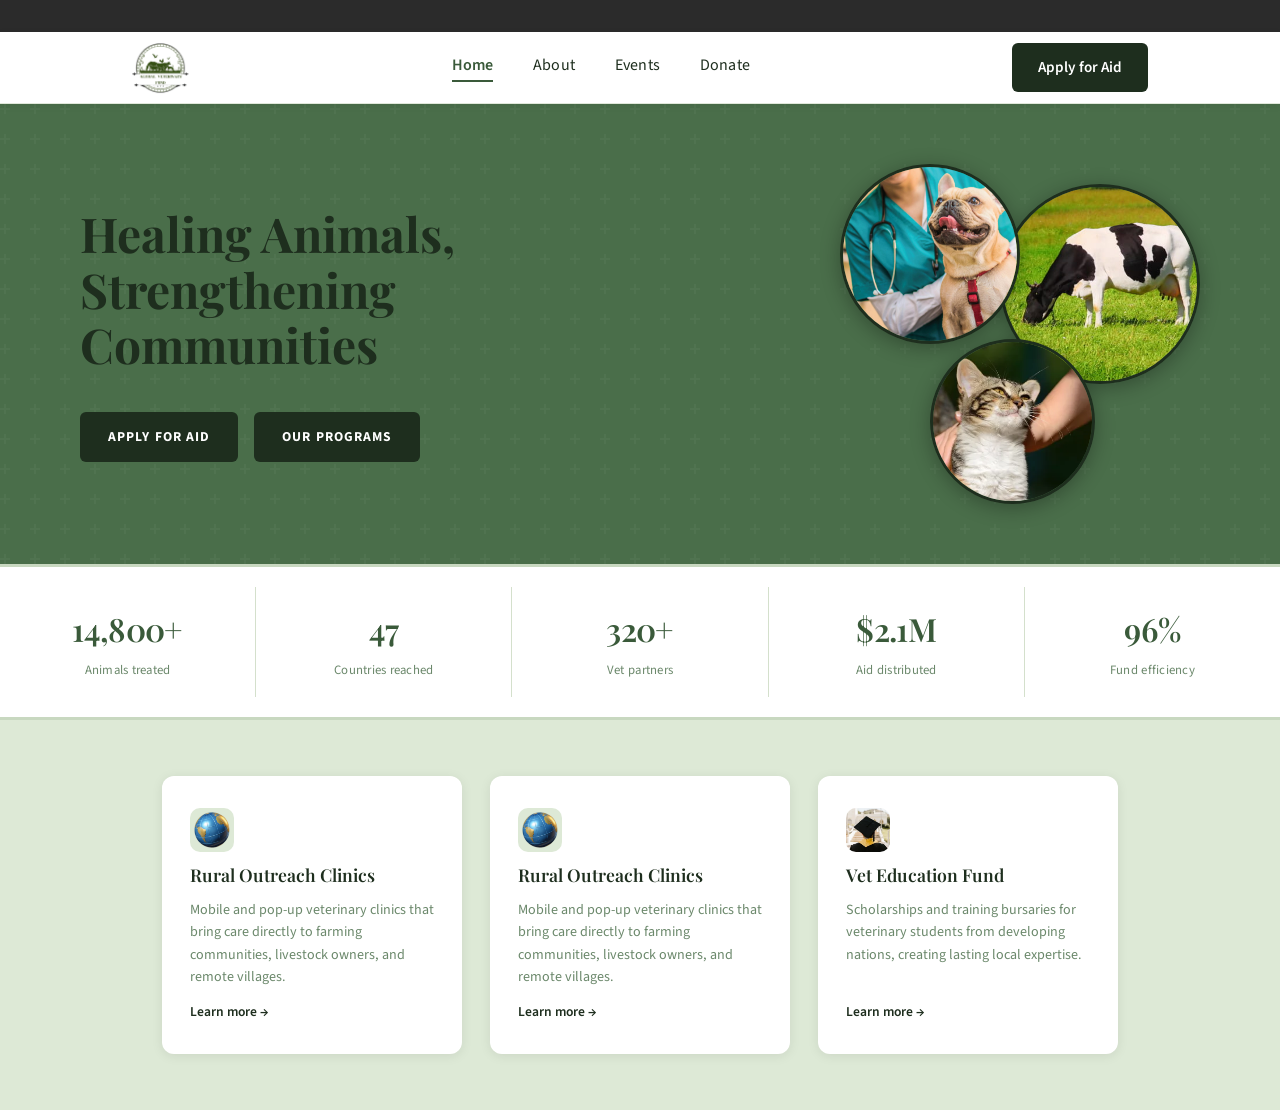
<file: Mockup-two/index.html>
<!DOCTYPE html>
<html lang="en">
<head>
  <meta charset="UTF-8" />
  <meta name="viewport" content="width=device-width, initial-scale=1.0" />
  <title>Global Veterinary Fund</title>
  <link rel="stylesheet" href="style.css" />
  <link href="https://fonts.googleapis.com/css2?family=Playfair+Display:wght@600;700&family=Source+Sans+3:wght@300;400;600&display=swap" rel="stylesheet" />
</head>
<body>

  <!-- Spacer above navbar — visible only when fully scrolled up -->
  <div class="navbar-spacer"></div>

  <!-- Sticky Navbar -->
  <header class="navbar" id="navbar">
    <div class="navbar-inner">
      <a href="#" class="navbar-logo">
        <img src="media/logo.png" alt="Global Veterinary Fund Logo" />
      </a>
      <nav class="navbar-links">
        <a href="index.html" class="nav-active">Home</a>
        <a href="#">About</a>
        <a href="events.html">Events</a>
        <a href="donate.html">Donate</a>
      </nav>
      <a href="#" class="btn-apply-nav">Apply for Aid</a>
    </div>
  </header>

  <!-- Hero Section -->
  <section class="hero">
    <div class="hero-content">
      <h1 class="hero-title">Healing Animals,<br />Strengthening<br />Communities</h1>
      <div class="hero-buttons">
        <a href="#" class="btn-hero btn-dark">APPLY FOR AID</a>
        <a href="#" class="btn-hero btn-dark">OUR PROGRAMS</a>
      </div>
    </div>
    <div class="hero-images">
      <div class="circle circle-top-left">
        <img src="media/vet-dog.jpg" alt="Veterinarian with dog" />
      </div>
      <div class="circle circle-top-right">
        <img src="media/cow.jpg" alt="Cow in field" />
      </div>
      <div class="circle circle-bottom">
        <img src="media/cat.jpg" alt="Cat being held" />
      </div>
    </div>
  </section>

  <!-- Stats Bar -->
  <section class="stats-bar">
    <div class="stat">
      <span class="stat-number">14,800+</span>
      <span class="stat-label">Animals treated</span>
    </div>
    <div class="stat-divider"></div>
    <div class="stat">
      <span class="stat-number">47</span>
      <span class="stat-label">Countries reached</span>
    </div>
    <div class="stat-divider"></div>
    <div class="stat">
      <span class="stat-number">320+</span>
      <span class="stat-label">Vet partners</span>
    </div>
    <div class="stat-divider"></div>
    <div class="stat">
      <span class="stat-number">$2.1M</span>
      <span class="stat-label">Aid distributed</span>
    </div>
    <div class="stat-divider"></div>
    <div class="stat">
      <span class="stat-number">96%</span>
      <span class="stat-label">Fund efficiency</span>
    </div>
  </section>

  <!-- Programs Section -->
  <section class="programs">
    <div class="program-card fade-in-card">
      <div class="program-icon">
        <img src="media/icon-globe.png" alt="Globe icon" />
      </div>
      <h3 class="program-title">Rural Outreach Clinics</h3>
      <p class="program-desc">Mobile and pop-up veterinary clinics that bring care directly to farming communities, livestock owners, and remote villages.</p>
      <a href="#" class="program-link">Learn more →</a>
    </div>

    <div class="program-card fade-in-card">
      <div class="program-icon">
        <img src="media/icon-globe.png" alt="Globe icon" />
      </div>
      <h3 class="program-title">Rural Outreach Clinics</h3>
      <p class="program-desc">Mobile and pop-up veterinary clinics that bring care directly to farming communities, livestock owners, and remote villages.</p>
      <a href="#" class="program-link">Learn more →</a>
    </div>

    <div class="program-card fade-in-card">
      <div class="program-icon">
        <img src="media/icon-edu.png" alt="Education icon" />
      </div>
      <h3 class="program-title">Vet Education Fund</h3>
      <p class="program-desc">Scholarships and training bursaries for veterinary students from developing nations, creating lasting local expertise.</p>
      <a href="#" class="program-link">Learn more →</a>
    </div>
  </section>

</body>
</html>
</file>
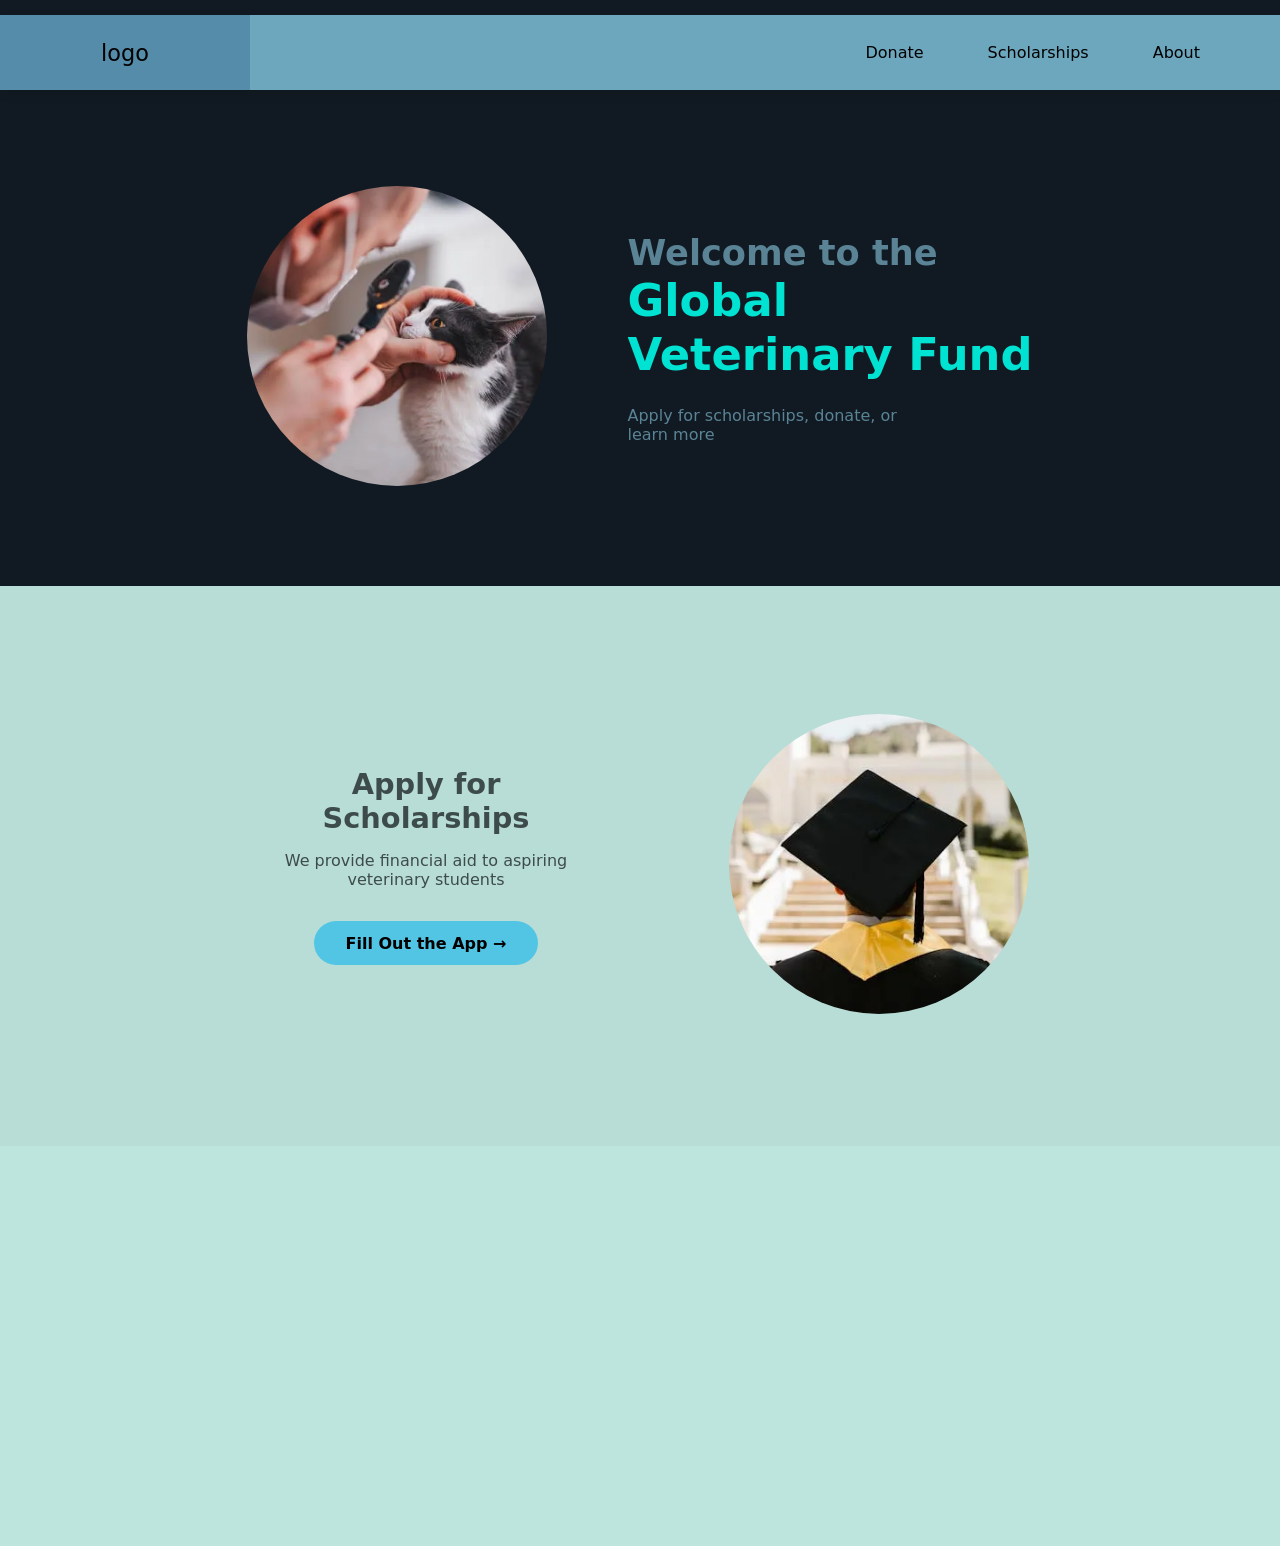
<file: DSheils-Mockup/indexDS.html>
<!DOCTYPE html>
<html lang="en">
<head>
    <meta charset="UTF-8">
    <meta name="viewport" content="width=device-width, initial-scale=1.0">
    <title>Global Veterinary Fund</title>
    <link rel="stylesheet" href="styles.css">
</head>
<body>

    <div class="top-slice"></div>

    <nav class="navbar">
        <div class="nav-left">
            <div class="logo">logo</div>
        </div>
        <div class="nav-right">
            <ul class="nav-links">
                <li><a href="#">Donate</a></li>
                <li><a href="#scholarships">Scholarships</a></li>
                <li><a href="#">About</a></li>
            </ul>
        </div>
    </nav>

    <main>
        <section class="hero">
            <div class="hero-image">
                <img src="media/vetcat.jpg" alt="Vet examining a cat">
            </div>
            <div class="hero-content">
                <h1>Welcome to the <br><span class="highlight">Global<br>Veterinary Fund</span></h1>
                <p>Apply for scholarships, donate, or<br>learn more</p>
            </div>
        </section>

        <section class="scholarships" id="scholarships">
            <div class="scholarships-content">
                <h2>Apply for Scholarships</h2>
                <p>We provide financial aid to aspiring<br>veterinary students</p>
                <a href="#" class="btn">Fill Out the App &rarr;</a>
            </div>
            <div class="scholarships-image">
                <img src="media/grad.jpg" alt="Student wearing graduation cap">
            </div>
        </section>
        
        <section class="bottom-filler"></section>
    </main>

</body>
</html>
</file>
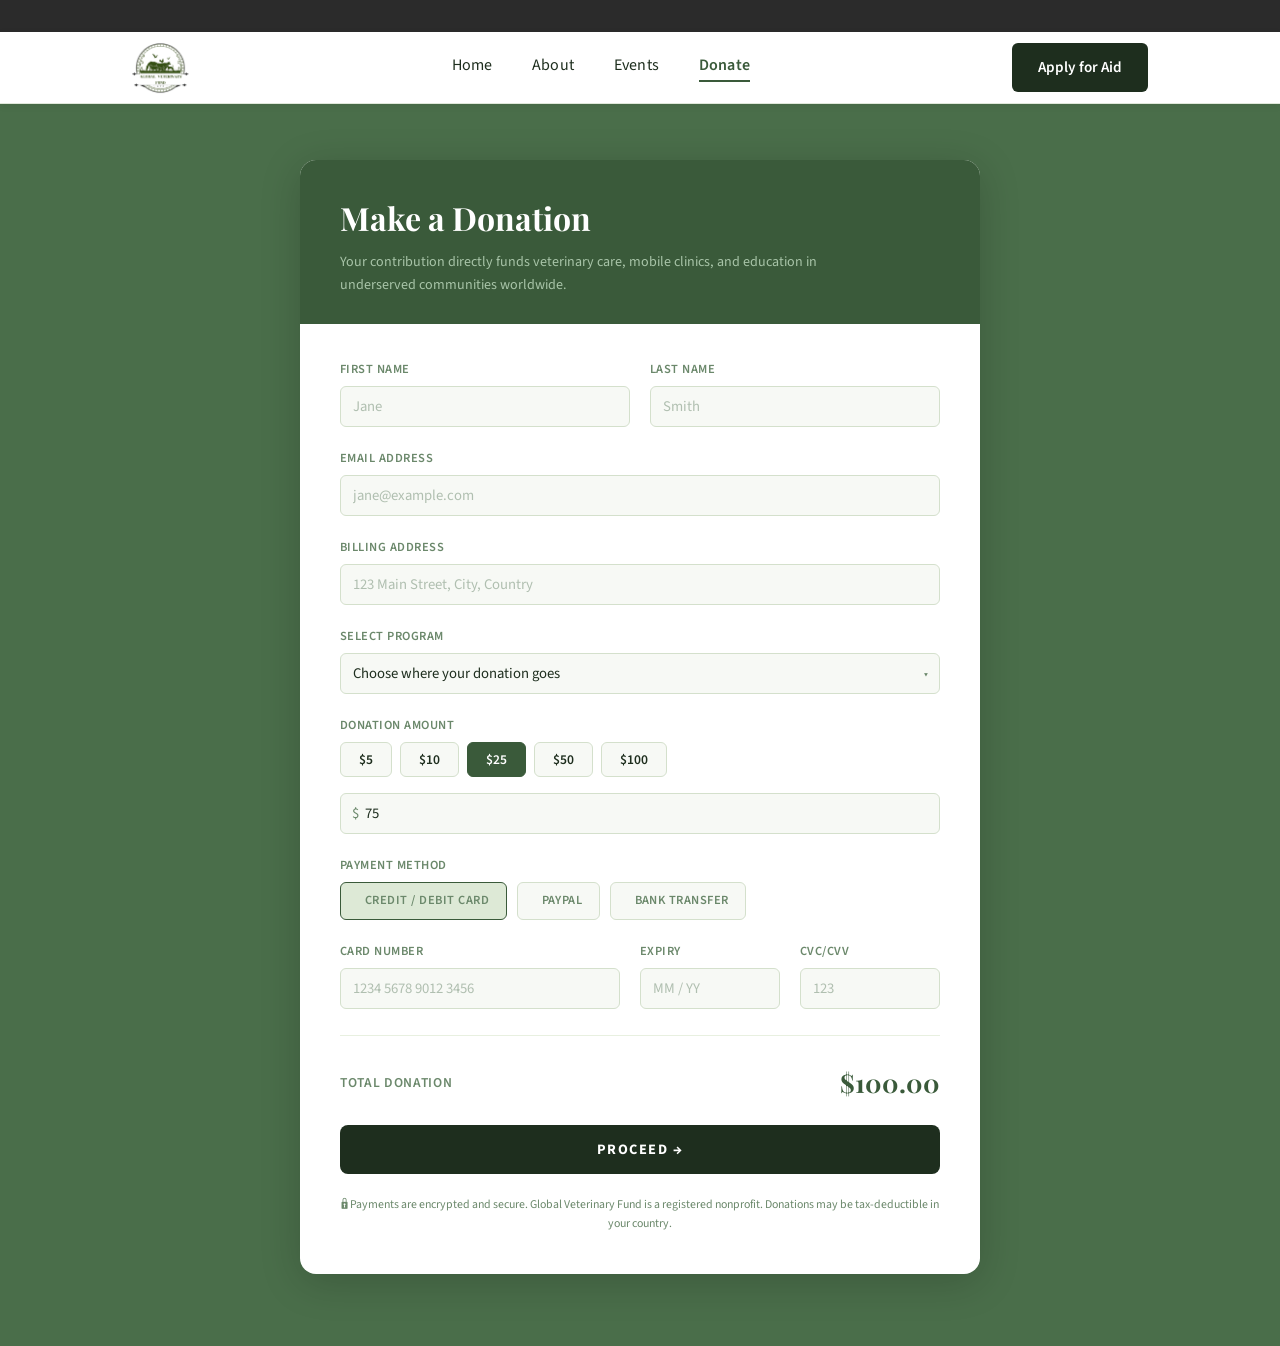
<file: Mockup-two/donate.html>
<!DOCTYPE html>
<html lang="en">
<head>
  <meta charset="UTF-8" />
  <meta name="viewport" content="width=device-width, initial-scale=1.0" />
  <title>Donate — Global Veterinary Fund</title>
  <link rel="stylesheet" href="style.css" />
  <link href="https://fonts.googleapis.com/css2?family=Playfair+Display:wght@600;700&family=Source+Sans+3:wght@300;400;600&display=swap" rel="stylesheet" />
</head>
<body>

  <div class="navbar-spacer"></div>

  <header class="navbar">
    <div class="navbar-inner">
      <a href="index.html" class="navbar-logo">
        <img src="media/logo.png" alt="Global Veterinary Fund Logo" />
      </a>
      <nav class="navbar-links">
        <a href="index.html">Home</a>
        <a href="#">About</a>
        <a href="events.html">Events</a>
        <a href="donate.html" class="nav-active">Donate</a>
      </nav>
      <a href="#" class="btn-apply-nav">Apply for Aid</a>
    </div>
  </header>

  <section class="donate-page">
    <div class="donate-card fade-in-card">

      <div class="donate-header">
        <h1 class="donate-title">Make a Donation</h1>
        <p class="donate-subtitle">Your contribution directly funds veterinary care, mobile clinics, and education in underserved communities worldwide.</p>
      </div>

      <div class="donate-form">

        <!-- Name row -->
        <div class="form-row">
          <div class="form-group">
            <label for="first-name">First Name</label>
            <input type="text" id="first-name" placeholder="Jane" />
          </div>
          <div class="form-group">
            <label for="last-name">Last Name</label>
            <input type="text" id="last-name" placeholder="Smith" />
          </div>
        </div>

        <!-- Email -->
        <div class="form-group">
          <label for="email">Email Address</label>
          <input type="email" id="email" placeholder="jane@example.com" />
        </div>

        <!-- Address -->
        <div class="form-group">
          <label for="address">Billing Address</label>
          <input type="text" id="address" placeholder="123 Main Street, City, Country" />
        </div>

        <!-- Program -->
        <div class="form-group">
          <label for="program">Select Program</label>
          <div class="select-wrapper">
            <select id="program">
              <option value="" disabled selected>Choose where your donation goes</option>
              <option value="rural">Rural Outreach Clinics</option>
              <option value="education">Vet Education Fund</option>
              <option value="emergency">Emergency Animal Relief</option>
              <option value="general">General Fund</option>
            </select>
            <span class="select-arrow">▾</span>
          </div>
        </div>

        <!-- Amount quick-select -->
        <div class="form-group">
          <label>Donation Amount</label>
          <div class="amount-presets">
            <button type="button" class="amount-btn" onclick="selectAmount(this, '5')">$5</button>
            <button type="button" class="amount-btn" onclick="selectAmount(this, '10')">$10</button>
            <button type="button" class="amount-btn amount-btn-active" onclick="selectAmount(this, '25')">$25</button>
            <button type="button" class="amount-btn" onclick="selectAmount(this, '50')">$50</button>
            <button type="button" class="amount-btn" onclick="selectAmount(this, '100')">$100</button>
          </div>
          <div class="amount-custom-wrap">
            <span class="amount-prefix">$</span>
            <input type="number" id="amount" placeholder="Or enter custom amount" value="75" min="1" />
          </div>
        </div>

        <!-- Payment method -->
        <div class="form-group">
          <label>Payment Method</label>
          <div class="payment-methods">
            <label class="payment-option payment-option-active">
              <input type="radio" name="payment" value="card" checked /> Credit / Debit Card
            </label>
            <label class="payment-option">
              <input type="radio" name="payment" value="paypal" /> PayPal
            </label>
            <label class="payment-option">
              <input type="radio" name="payment" value="bank" /> Bank Transfer
            </label>
          </div>
        </div>

        <!-- Card fields (shown by default) -->
        <div class="form-row" id="card-fields">
          <div class="form-group" style="flex:2;">
            <label for="card-number">Card Number</label>
            <input type="text" id="card-number" placeholder="1234 5678 9012 3456" maxlength="19" />
          </div>
          <div class="form-group">
            <label for="card-expiry">Expiry</label>
            <input type="text" id="card-expiry" placeholder="MM / YY" maxlength="7" />
          </div>
          <div class="form-group">
            <label for="card-cvc">CVC/CVV</label>
            <input type="text" id="card-cvc" placeholder="123" maxlength="3" />
          </div>
        </div>

        <div class="donate-divider"></div>

        <div class="donate-summary">
          <span class="summary-label">Total donation</span>
          <span class="summary-amount" id="summary-total">$100.00</span>
        </div>

        <button class="btn-proceed" onclick="handleDonate()">PROCEED →</button>

        <p class="donate-note">🔒 Payments are encrypted and secure. Global Veterinary Fund is a registered nonprofit. Donations may be tax-deductible in your country.</p>
      </div>

    </div>
  </section>

  <script>
    // Amount preset buttons
    function selectAmount(btn, val) {
      document.querySelectorAll('.amount-btn').forEach(b => b.classList.remove('amount-btn-active'));
      btn.classList.add('amount-btn-active');
      document.getElementById('amount').value = val;
      updateSummary(val);
    }

    // Keep summary in sync with manual input
    document.getElementById('amount').addEventListener('input', function() {
      document.querySelectorAll('.amount-btn').forEach(b => b.classList.remove('amount-btn-active'));
      updateSummary(this.value);
    });

    function updateSummary(val) {
      const n = parseFloat(val);
      document.getElementById('summary-total').textContent = isNaN(n) ? '$—' : '$' + n.toFixed(2);
    }

    // Payment method toggle shows/hides card fields
    document.querySelectorAll('input[name="payment"]').forEach(radio => {
      radio.addEventListener('change', function() {
        document.querySelectorAll('.payment-option').forEach(l => l.classList.remove('payment-option-active'));
        this.closest('.payment-option').classList.add('payment-option-active');
        document.getElementById('card-fields').style.display = this.value === 'card' ? 'flex' : 'none';
      });
    });

    // Dummy submit
    function handleDonate() {
      const first = document.getElementById('first-name').value.trim();
      const amount = document.getElementById('amount').value;
      if (!first || !amount) {
        alert('Please fill in all required fields.');
        return;
      }
      alert(`Thank you, ${first}! Your donation of $${parseFloat(amount).toFixed(2)} is being processed.`);
    }

    // Format card number with spaces
    document.getElementById('card-number').addEventListener('input', function() {
      this.value = this.value.replace(/\D/g, '').replace(/(.{4})/g, '$1 ').trim();
    });

    // Format expiry
    document.getElementById('card-expiry').addEventListener('input', function() {
      this.value = this.value.replace(/\D/g, '').replace(/^(\d{2})(\d)/, '$1 / $2');
    });
  </script>

</body>
</html>
</file>
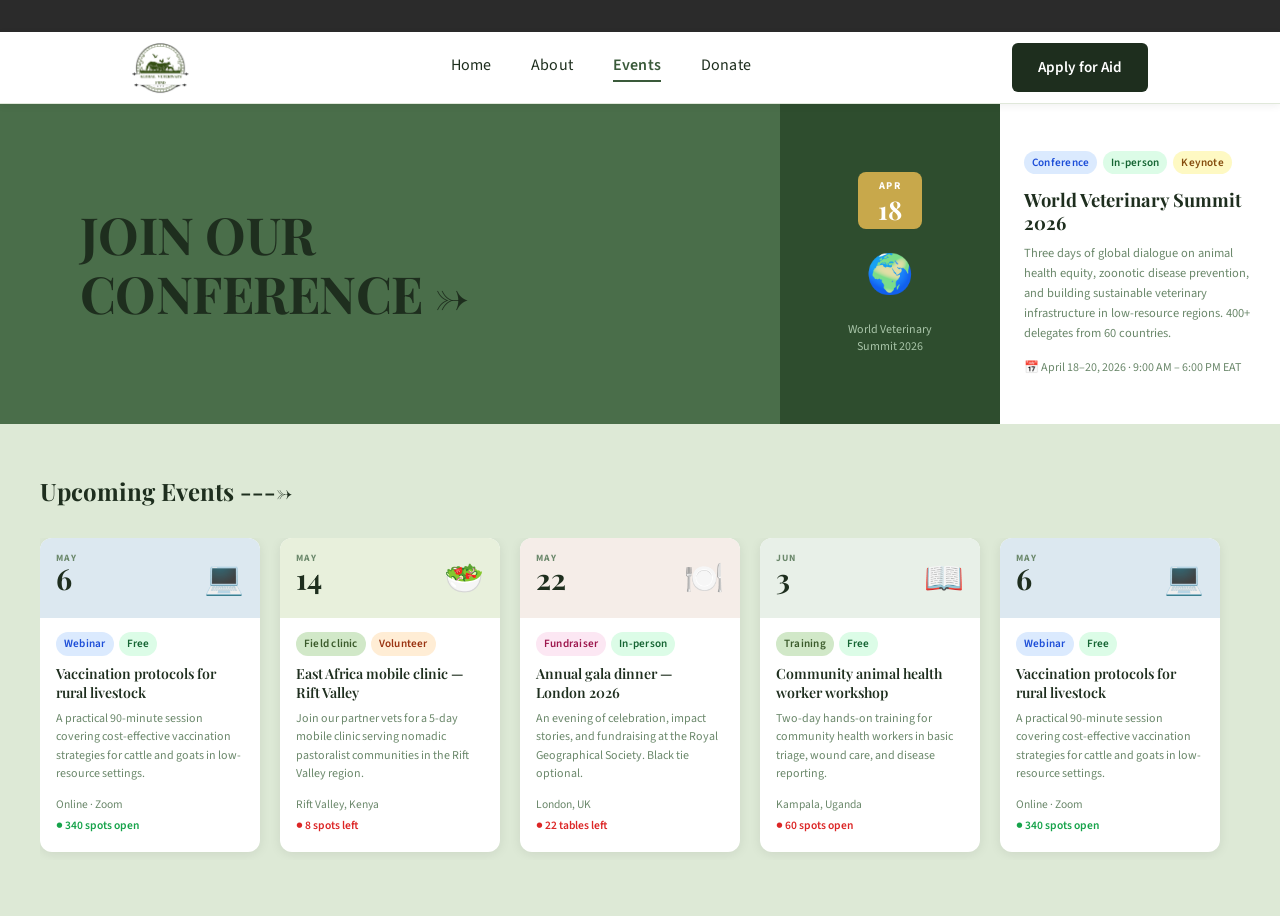
<file: Mockup-two/events.html>
<!DOCTYPE html>
<html lang="en">
<head>
  <meta charset="UTF-8" />
  <meta name="viewport" content="width=device-width, initial-scale=1.0" />
  <title>Events — Global Veterinary Fund</title>
  <link rel="stylesheet" href="style.css" />
  <link href="https://fonts.googleapis.com/css2?family=Playfair+Display:wght@600;700&family=Source+Sans+3:wght@300;400;600&display=swap" rel="stylesheet" />
</head>
<body>

  <!-- Spacer above navbar -->
  <div class="navbar-spacer"></div>

  <!-- Sticky Navbar -->
  <header class="navbar" id="navbar">
    <div class="navbar-inner">
      <a href="index.html" class="navbar-logo">
        <img src="media/logo.png" alt="Global Veterinary Fund Logo" />
      </a>
      <nav class="navbar-links">
        <a href="index.html">Home</a>
        <a href="#">About</a>
        <a href="events.html" class="nav-active">Events</a>
        <a href="donate.html">Donate</a>
      </nav>
      <a href="#" class="btn-apply-nav">Apply for Aid</a>
    </div>
  </header>

  <!-- Conference Banner -->
  <section class="conf-banner">
    <div class="conf-left">
      <h2 class="conf-heading">JOIN OUR<br />CONFERENCE →</h2>
    </div>
    <div class="conf-right">
      <div class="conf-preview-dark">
        <div class="conf-date-badge">
          <span class="conf-month">APR</span>
          <span class="conf-day">18</span>
        </div>
        <div class="conf-preview-icon">🌍</div>
        <p class="conf-preview-label">World Veterinary<br />Summit 2026</p>
      </div>
      <div class="conf-detail-card">
        <div class="conf-tags">
          <span class="tag tag-blue">Conference</span>
          <span class="tag tag-green">In-person</span>
          <span class="tag tag-yellow">Keynote</span>
        </div>
        <h3 class="conf-detail-title">World Veterinary Summit 2026</h3>
        <p class="conf-detail-desc">Three days of global dialogue on animal health equity, zoonotic disease prevention, and building sustainable veterinary infrastructure in low-resource regions. 400+ delegates from 60 countries.</p>
        <p class="conf-detail-date">📅 April 18–20, 2026 · 9:00 AM – 6:00 PM EAT</p>
      </div>
    </div>
  </section>

  <!-- Upcoming Events -->
  <section class="events-section">
    <h2 class="events-heading">Upcoming Events ----></h2>
    <div class="events-row">

      <div class="event-card fade-in-card" style="--card-bg:#dce8f0;">
        <div class="event-card-top" style="background:#dce8f0;">
          <div class="event-date-badge"><span>MAY</span><strong>6</strong></div>
          <div class="event-icon">💻</div>
        </div>
        <div class="event-card-body">
          <div class="event-tags">
            <span class="tag tag-blue">Webinar</span>
            <span class="tag tag-green">Free</span>
          </div>
          <h4 class="event-title">Vaccination protocols for rural livestock</h4>
          <p class="event-desc">A practical 90-minute session covering cost-effective vaccination strategies for cattle and goats in low-resource settings.</p>
          <div class="event-footer">
            <span class="event-location">Online · Zoom</span>
            <span class="event-spots spots-open">● 340 spots open</span>
          </div>
        </div>
      </div>

      <div class="event-card fade-in-card" style="--card-bg:#e8f0dc;">
        <div class="event-card-top" style="background:#e8f0dc;">
          <div class="event-date-badge"><span>MAY</span><strong>14</strong></div>
          <div class="event-icon">🥗</div>
        </div>
        <div class="event-card-body">
          <div class="event-tags">
            <span class="tag tag-olive">Field clinic</span>
            <span class="tag tag-orange">Volunteer</span>
          </div>
          <h4 class="event-title">East Africa mobile clinic — Rift Valley</h4>
          <p class="event-desc">Join our partner vets for a 5-day mobile clinic serving nomadic pastoralist communities in the Rift Valley region.</p>
          <div class="event-footer">
            <span class="event-location">Rift Valley, Kenya</span>
            <span class="event-spots spots-low">● 8 spots left</span>
          </div>
        </div>
      </div>

      <div class="event-card fade-in-card" style="--card-bg:#f5ede8;">
        <div class="event-card-top" style="background:#f5ede8;">
          <div class="event-date-badge"><span>MAY</span><strong>22</strong></div>
          <div class="event-icon">🍽️</div>
        </div>
        <div class="event-card-body">
          <div class="event-tags">
            <span class="tag tag-pink">Fundraiser</span>
            <span class="tag tag-green">In-person</span>
          </div>
          <h4 class="event-title">Annual gala dinner — London 2026</h4>
          <p class="event-desc">An evening of celebration, impact stories, and fundraising at the Royal Geographical Society. Black tie optional.</p>
          <div class="event-footer">
            <span class="event-location">London, UK</span>
            <span class="event-spots spots-low">● 22 tables left</span>
          </div>
        </div>
      </div>

      <div class="event-card fade-in-card" style="--card-bg:#e8f0e8;">
        <div class="event-card-top" style="background:#e8f0e8;">
          <div class="event-date-badge"><span>JUN</span><strong>3</strong></div>
          <div class="event-icon">📖</div>
        </div>
        <div class="event-card-body">
          <div class="event-tags">
            <span class="tag tag-olive">Training</span>
            <span class="tag tag-green">Free</span>
          </div>
          <h4 class="event-title">Community animal health worker workshop</h4>
          <p class="event-desc">Two-day hands-on training for community health workers in basic triage, wound care, and disease reporting.</p>
          <div class="event-footer">
            <span class="event-location">Kampala, Uganda</span>
            <span class="event-spots spots-low">● 60 spots open</span>
          </div>
        </div>
      </div>

      <div class="event-card fade-in-card" style="--card-bg:#dce8f0;">
        <div class="event-card-top" style="background:#dce8f0;">
          <div class="event-date-badge"><span>MAY</span><strong>6</strong></div>
          <div class="event-icon">💻</div>
        </div>
        <div class="event-card-body">
          <div class="event-tags">
            <span class="tag tag-blue">Webinar</span>
            <span class="tag tag-green">Free</span>
          </div>
          <h4 class="event-title">Vaccination protocols for rural livestock</h4>
          <p class="event-desc">A practical 90-minute session covering cost-effective vaccination strategies for cattle and goats in low-resource settings.</p>
          <div class="event-footer">
            <span class="event-location">Online · Zoom</span>
            <span class="event-spots spots-open">● 340 spots open</span>
          </div>
        </div>
      </div>

    </div>
  </section>

</body>
</html>
</file>
<file: Mockup-two/style.css>
/* =============================================
   GLOBAL VETERINARY FUND — style.css
   ============================================= */

/* ---- CSS Variables ---- */
:root {
  --green-dark:   #3a5a3a;
  --green-hero:   #4a6e4a;
  --green-light:  #c8d8c0;
  --green-pale:   #dde9d6;
  --white:        #ffffff;
  --off-white:    #f7f9f5;
  --text-dark:    #1e2e1e;
  --text-mid:     #3d5c3d;
  --text-muted:   #6b886b;
  --stat-num:     #3a5a3a;

  --font-display: 'Playfair Display', Georgia, serif;
  --font-body:    'Source Sans 3', 'Helvetica Neue', sans-serif;

  --navbar-h:     72px;
  --spacer-h:     32px;   /* gap shown when fully scrolled to top */
  --shadow-card:  0 2px 12px rgba(0,0,0,0.08);
  --radius-card:  12px;
}

/* ---- Reset / Base ---- */
*, *::before, *::after {
  box-sizing: border-box;
  margin: 0;
  padding: 0;
}

html {
  scroll-behavior: smooth;
}

body {
  font-family: var(--font-body);
  color: var(--text-dark);
  background: var(--off-white);
  line-height: 1.6;
}

a {
  text-decoration: none;
  color: inherit;
}

img {
  display: block;
  max-width: 100%;
}

/* =============================================
   NAVBAR SPACER
   Pushes content down so the spacer is visible
   above the sticky navbar only at the very top
   ============================================= */
.navbar-spacer {
  height: var(--spacer-h);
  background: #2b2b2b;          /* dark strip above nav */
  width: 100%;
}

/* =============================================
   NAVBAR
   ============================================= */
.navbar {
  position: sticky;
  top: 0;
  z-index: 100;
  background: var(--white);
  border-bottom: 1px solid #e0e8da;
  box-shadow: 0 2px 8px rgba(0,0,0,0.06);
  height: var(--navbar-h);
}

.navbar-inner {
  max-width: 1080px;
  margin: 0 auto;
  padding: 0 32px;
  height: 100%;
  display: flex;
  align-items: center;
  gap: 40px;
}

.navbar-logo img {
  height: 52px;
  width: auto;
}

.navbar-links {
  display: flex;
  gap: 40px;
  flex: 1;
  justify-content: center;
}

.navbar-links a {
  font-family: var(--font-body);
  font-size: 1rem;
  font-weight: 400;
  color: var(--text-dark);
  letter-spacing: 0.01em;
  transition: color 0.2s;
}

.navbar-links a:hover {
  color: var(--green-dark);
}

.navbar-links a.nav-active {
  color: var(--green-dark);
  font-weight: 600;
  border-bottom: 2px solid var(--green-dark);
  padding-bottom: 2px;
}

.btn-apply-nav {
  background: var(--text-dark);
  color: var(--white);
  font-family: var(--font-body);
  font-size: 0.95rem;
  font-weight: 600;
  padding: 12px 26px;
  border-radius: 6px;
  white-space: nowrap;
  transition: background 0.2s, transform 0.1s;
}

.btn-apply-nav:hover {
  background: var(--green-dark);
  transform: translateY(-1px);
}

/* =============================================
   HERO
   ============================================= */
.hero {
  background: var(--green-hero);
  min-height: 420px;
  display: flex;
  align-items: center;
  justify-content: space-between;
  padding: 60px 80px;
  gap: 40px;
  overflow: hidden;
  position: relative;
}

/* Subtle texture overlay */
.hero::before {
  content: '';
  position: absolute;
  inset: 0;
  background: url("data:image/svg+xml,%3Csvg width='60' height='60' viewBox='0 0 60 60' xmlns='http://www.w3.org/2000/svg'%3E%3Cg fill='none' fill-rule='evenodd'%3E%3Cg fill='%23ffffff' fill-opacity='0.03'%3E%3Cpath d='M36 34v-4h-2v4h-4v2h4v4h2v-4h4v-2h-4zm0-30V0h-2v4h-4v2h4v4h2V6h4V4h-4zM6 34v-4H4v4H0v2h4v4h2v-4h4v-2H6zM6 4V0H4v4H0v2h4v4h2V6h4V4H6z'/%3E%3C/g%3E%3C/g%3E%3C/svg%3E");
  pointer-events: none;
}

/* Hero text side */
.hero-content {
  position: relative;
  z-index: 1;
  flex: 1;
  max-width: 480px;
}

.hero-title {
  font-family: var(--font-display);
  font-size: clamp(2rem, 4vw, 3rem);
  font-weight: 700;
  color: var(--text-dark);
  line-height: 1.15;
  margin-bottom: 40px;
}

.hero-buttons {
  display: flex;
  gap: 16px;
  flex-wrap: wrap;
}

.btn-hero {
  font-family: var(--font-body);
  font-size: 0.85rem;
  font-weight: 700;
  letter-spacing: 0.08em;
  padding: 14px 28px;
  border-radius: 6px;
  transition: transform 0.15s, box-shadow 0.15s;
}

.btn-hero:hover {
  transform: translateY(-2px);
  box-shadow: 0 4px 16px rgba(0,0,0,0.25);
}

.btn-dark {
  background: var(--text-dark);
  color: var(--white);
}

/* Hero image cluster */
.hero-images {
  position: relative;
  z-index: 1;
  flex-shrink: 0;
  width: 360px;
  height: 340px;
}

.circle {
  position: absolute;
  border-radius: 50%;
  overflow: hidden;
  border: 3px solid var(--text-dark);
  box-shadow: 0 4px 20px rgba(0,0,0,0.3);
}

.circle img {
  width: 100%;
  height: 100%;
  object-fit: cover;
}

.circle-top-left {
  width: 180px;
  height: 180px;
  top: 0;
  left: 0;
  z-index: 3;
}

.circle-top-right {
  width: 200px;
  height: 200px;
  top: 20px;
  right: 0;
  z-index: 2;
}

.circle-bottom {
  width: 165px;
  height: 165px;
  bottom: 0;
  left: 90px;
  z-index: 4;
}

/* =============================================
   STATS BAR
   ============================================= */
.stats-bar {
  background: var(--white);
  display: flex;
  align-items: stretch;
  justify-content: space-around;
  padding: 0;
  border-top: 3px solid var(--green-light);
  border-bottom: 3px solid var(--green-light);
}

.stat {
  display: flex;
  flex-direction: column;
  align-items: center;
  justify-content: center;
  padding: 36px 20px;
  gap: 6px;
  flex: 1;
}

.stat-number {
  font-family: var(--font-display);
  font-size: clamp(1.5rem, 2.5vw, 2rem);
  font-weight: 600;
  color: var(--stat-num);
  letter-spacing: -0.02em;
}

.stat-label {
  font-family: var(--font-body);
  font-size: 0.8rem;
  color: var(--text-muted);
  font-weight: 400;
  letter-spacing: 0.02em;
}

.stat-divider {
  width: 1px;
  background: #d4e0cc;
  margin: 20px 0;
  flex-shrink: 0;
}

/* =============================================
   PROGRAMS SECTION
   ============================================= */
.programs {
  background: var(--green-pale);
  padding: 56px 80px;
  display: flex;
  gap: 28px;
  justify-content: center;
  flex-wrap: wrap;
}

.program-card {
  background: var(--white);
  border-radius: var(--radius-card);
  padding: 32px 28px;
  max-width: 300px;
  flex: 1 1 260px;
  box-shadow: var(--shadow-card);
  display: flex;
  flex-direction: column;
  gap: 12px;
  transition: transform 0.2s, box-shadow 0.2s;
}

.program-card:hover {
  transform: translateY(-4px);
  box-shadow: 0 8px 28px rgba(0,0,0,0.12);
}

.program-icon {
  width: 44px;
  height: 44px;
  border-radius: 10px;
  overflow: hidden;
  background: var(--green-pale);
  display: flex;
  align-items: center;
  justify-content: center;
}

.program-icon img {
  width: 100%;
  height: 100%;
  object-fit: cover;
}

.program-title {
  font-family: var(--font-display);
  font-size: 1.1rem;
  font-weight: 600;
  color: var(--text-dark);
  line-height: 1.3;
}

.program-desc {
  font-family: var(--font-body);
  font-size: 0.88rem;
  color: var(--text-muted);
  line-height: 1.6;
  flex: 1;
}

.program-link {
  font-family: var(--font-body);
  font-size: 0.85rem;
  font-weight: 600;
  color: var(--text-dark);
  display: inline-flex;
  align-items: center;
  gap: 4px;
  margin-top: auto;
  transition: color 0.2s, gap 0.2s;
}

.program-link:hover {
  color: var(--green-dark);
  gap: 8px;
}

/* =============================================
   RESPONSIVE
   ============================================= */
@media (max-width: 860px) {
  .hero {
    flex-direction: column;
    padding: 40px 32px;
    text-align: center;
  }

  .hero-content {
    max-width: 100%;
  }

  .hero-buttons {
    justify-content: center;
  }

  .hero-images {
    width: 280px;
    height: 260px;
  }

  .circle-top-left  { width: 140px; height: 140px; }
  .circle-top-right { width: 155px; height: 155px; }
  .circle-bottom    { width: 130px; height: 130px; left: 65px; }

  .programs {
    padding: 40px 24px;
  }

  .stats-bar {
    flex-wrap: wrap;
  }

  .stat {
    min-width: 140px;
  }

  .stat-divider {
    display: none;
  }

  .navbar-links {
    gap: 20px;
  }
}

@media (max-width: 540px) {
  .navbar-links {
    display: none;
  }

  .navbar-inner {
    justify-content: space-between;
  }
}

/* =============================================
   CONFERENCE BANNER
   ============================================= */
.conf-banner {
  background: var(--green-hero);
  display: flex;
  align-items: stretch;
  min-height: 320px;
  overflow: hidden;
}

.conf-left {
  flex: 1;
  display: flex;
  align-items: center;
  padding: 60px 60px 60px 80px;
}

.conf-heading {
  font-family: var(--font-display);
  font-size: clamp(2rem, 4vw, 3.2rem);
  font-weight: 700;
  color: var(--text-dark);
  line-height: 1.15;
  letter-spacing: -0.01em;
}

.conf-right {
  display: flex;
  align-items: stretch;
  flex-shrink: 0;
}

.conf-preview-dark {
  background: #2e4d2e;
  width: 220px;
  display: flex;
  flex-direction: column;
  align-items: center;
  justify-content: center;
  gap: 16px;
  padding: 32px 20px;
}

.conf-date-badge {
  background: #c8a84b;
  border-radius: 8px;
  width: 64px;
  text-align: center;
  padding: 6px 0;
  display: flex;
  flex-direction: column;
  align-items: center;
}

.conf-month {
  font-family: var(--font-body);
  font-size: 0.65rem;
  font-weight: 700;
  letter-spacing: 0.1em;
  color: var(--white);
  text-transform: uppercase;
}

.conf-day {
  font-family: var(--font-display);
  font-size: 1.6rem;
  font-weight: 700;
  color: var(--white);
  line-height: 1.1;
}

.conf-preview-icon {
  font-size: 2.4rem;
}

.conf-preview-label {
  font-family: var(--font-body);
  font-size: 0.75rem;
  color: #a8c4a8;
  text-align: center;
  line-height: 1.4;
}

.conf-detail-card {
  background: var(--white);
  width: 280px;
  padding: 28px 24px;
  display: flex;
  flex-direction: column;
  gap: 10px;
  justify-content: center;
}

.conf-tags {
  display: flex;
  flex-wrap: wrap;
  gap: 6px;
  margin-bottom: 4px;
}

.conf-detail-title {
  font-family: var(--font-display);
  font-size: 1.15rem;
  font-weight: 700;
  color: var(--text-dark);
  line-height: 1.25;
}

.conf-detail-desc {
  font-family: var(--font-body);
  font-size: 0.78rem;
  color: var(--text-muted);
  line-height: 1.6;
}

.conf-detail-date {
  font-family: var(--font-body);
  font-size: 0.75rem;
  color: var(--text-muted);
  margin-top: 4px;
}

/* =============================================
   SHARED TAGS
   ============================================= */
.tag {
  display: inline-block;
  font-family: var(--font-body);
  font-size: 0.7rem;
  font-weight: 600;
  padding: 3px 8px;
  border-radius: 20px;
  letter-spacing: 0.02em;
}

.tag-blue   { background: #dbeafe; color: #1d4ed8; }
.tag-green  { background: #dcfce7; color: #166534; }
.tag-yellow { background: #fef9c3; color: #854d0e; }
.tag-olive  { background: #d1e8c8; color: #3a5a2a; }
.tag-orange { background: #ffedd5; color: #9a3412; }
.tag-pink   { background: #fce7f3; color: #9d174d; }

/* =============================================
   UPCOMING EVENTS SECTION
   ============================================= */
.events-section {
  background: var(--green-pale);
  padding: 48px 40px 56px;
}

.events-heading {
  font-family: var(--font-display);
  font-size: 1.5rem;
  font-weight: 700;
  color: var(--text-dark);
  margin-bottom: 28px;
}

.events-row {
  display: flex;
  gap: 20px;
  overflow-x: auto;
  padding-bottom: 8px;
  scroll-snap-type: x mandatory;
  -webkit-overflow-scrolling: touch;
}

.events-row::-webkit-scrollbar { height: 4px; }
.events-row::-webkit-scrollbar-track { background: transparent; }
.events-row::-webkit-scrollbar-thumb { background: var(--green-light); border-radius: 2px; }

/* =============================================
   EVENT CARD
   ============================================= */
.event-card {
  background: var(--white);
  border-radius: var(--radius-card);
  min-width: 200px;
  max-width: 220px;
  flex-shrink: 0;
  overflow: hidden;
  box-shadow: var(--shadow-card);
  scroll-snap-align: start;
  display: flex;
  flex-direction: column;
  transition: transform 0.2s, box-shadow 0.2s;
}

.event-card:hover {
  transform: translateY(-4px);
  box-shadow: 0 8px 28px rgba(0,0,0,0.12);
}

.event-card-top {
  padding: 16px 16px 12px;
  display: flex;
  justify-content: space-between;
  align-items: flex-start;
}

.event-date-badge {
  display: flex;
  flex-direction: column;
  align-items: flex-start;
  line-height: 1;
}

.event-date-badge span {
  font-family: var(--font-body);
  font-size: 0.6rem;
  font-weight: 700;
  letter-spacing: 0.1em;
  color: var(--text-muted);
  text-transform: uppercase;
}

.event-date-badge strong {
  font-family: var(--font-display);
  font-size: 1.8rem;
  font-weight: 700;
  color: var(--text-dark);
  line-height: 1;
}

.event-icon {
  font-size: 2rem;
}

.event-card-body {
  padding: 14px 16px 16px;
  display: flex;
  flex-direction: column;
  gap: 8px;
  flex: 1;
}

.event-tags {
  display: flex;
  gap: 5px;
  flex-wrap: wrap;
}

.event-title {
  font-family: var(--font-display);
  font-size: 0.88rem;
  font-weight: 600;
  color: var(--text-dark);
  line-height: 1.35;
}

.event-desc {
  font-family: var(--font-body);
  font-size: 0.75rem;
  color: var(--text-muted);
  line-height: 1.55;
  flex: 1;
}

.event-footer {
  display: flex;
  flex-direction: column;
  gap: 3px;
  margin-top: 4px;
}

.event-location {
  font-family: var(--font-body);
  font-size: 0.72rem;
  color: var(--text-muted);
}

.event-spots {
  font-family: var(--font-body);
  font-size: 0.72rem;
  font-weight: 600;
}

.spots-open { color: #16a34a; }
.spots-low  { color: #dc2626; }

/* =============================================
   CARD FADE-IN ON LOAD
   ============================================= */
.fade-in-card {
  opacity: 0;
  transform: translateY(24px);
  animation: cardFadeIn 0.5s ease forwards;
}

.fade-in-card:nth-child(1) { animation-delay: 0.15s; }
.fade-in-card:nth-child(2) { animation-delay: 0.35s; }
.fade-in-card:nth-child(3) { animation-delay: 0.55s; }
.fade-in-card:nth-child(4) { animation-delay: 0.75s; }
.fade-in-card:nth-child(5) { animation-delay: 0.95s; }

@keyframes cardFadeIn {
  to {
    opacity: 1;
    transform: translateY(0);
  }
}

/* =============================================
   DONATE PAGE
   ============================================= */
.donate-page {
  background: var(--green-hero);
  min-height: calc(100vh - var(--navbar-h) - var(--spacer-h));
  display: flex;
  align-items: flex-start;
  justify-content: center;
  padding: 56px 24px 72px;
}

.donate-card {
  background: var(--white);
  border-radius: 16px;
  box-shadow: 0 8px 40px rgba(0,0,0,0.18);
  width: 100%;
  max-width: 680px;
  overflow: hidden;
}

.donate-header {
  background: var(--green-dark);
  padding: 32px 40px 28px;
}

.donate-title {
  font-family: var(--font-display);
  font-size: 2rem;
  font-weight: 700;
  color: var(--white);
  margin-bottom: 8px;
}

.donate-subtitle {
  font-family: var(--font-body);
  font-size: 0.88rem;
  color: #a8c4a8;
  line-height: 1.6;
  max-width: 480px;
}

.donate-form {
  padding: 36px 40px 40px;
  display: flex;
  flex-direction: column;
  gap: 22px;
}

/* Form rows & groups */
.form-row {
  display: flex;
  gap: 20px;
}

.form-group {
  display: flex;
  flex-direction: column;
  gap: 6px;
  flex: 1;
}

.form-group label {
  font-family: var(--font-body);
  font-size: 0.78rem;
  font-weight: 600;
  color: var(--text-muted);
  letter-spacing: 0.04em;
  text-transform: uppercase;
}

.form-group input,
.form-group select {
  font-family: var(--font-body);
  font-size: 0.92rem;
  color: var(--text-dark);
  background: var(--off-white);
  border: 1.5px solid #d4e0cc;
  border-radius: 6px;
  padding: 9px 12px;
  outline: none;
  transition: border-color 0.2s, box-shadow 0.2s;
  width: 100%;
  appearance: none;
  -webkit-appearance: none;
}

.form-group input::placeholder {
  color: #b0bfb0;
}

.form-group input:focus,
.form-group select:focus {
  border-color: var(--green-dark);
  box-shadow: 0 0 0 3px rgba(58,90,58,0.1);
  background: var(--white);
}

/* Custom select wrapper */
.select-wrapper {
  position: relative;
}

.select-wrapper select {
  cursor: pointer;
  padding-right: 32px;
}

.select-arrow {
  position: absolute;
  right: 12px;
  top: 50%;
  transform: translateY(-50%);
  font-size: 0.8rem;
  color: var(--text-muted);
  pointer-events: none;
}

/* Amount presets */
.amount-presets {
  display: flex;
  gap: 8px;
  flex-wrap: wrap;
  margin-bottom: 10px;
}

.amount-btn {
  font-family: var(--font-body);
  font-size: 0.85rem;
  font-weight: 600;
  padding: 7px 18px;
  border-radius: 6px;
  border: 1.5px solid #d4e0cc;
  background: var(--off-white);
  color: var(--text-dark);
  cursor: pointer;
  transition: all 0.15s;
}

.amount-btn:hover {
  border-color: var(--green-dark);
  background: var(--green-pale);
}

.amount-btn-active {
  background: var(--green-dark);
  border-color: var(--green-dark);
  color: var(--white);
}

.amount-custom-wrap {
  position: relative;
}

.amount-prefix {
  position: absolute;
  left: 12px;
  top: 50%;
  transform: translateY(-50%);
  font-family: var(--font-body);
  font-size: 0.92rem;
  color: var(--text-muted);
  pointer-events: none;
}

.amount-custom-wrap input {
  padding-left: 24px;
}

/* Payment methods */
.payment-methods {
  display: flex;
  gap: 10px;
  flex-wrap: wrap;
}

.payment-option {
  display: flex;
  align-items: center;
  gap: 8px;
  font-family: var(--font-body);
  font-size: 0.88rem;
  font-weight: 400;
  color: var(--text-dark);
  padding: 8px 16px;
  border-radius: 6px;
  border: 1.5px solid #d4e0cc;
  background: var(--off-white);
  cursor: pointer;
  transition: all 0.15s;
}

.payment-option input[type="radio"] {
  accent-color: var(--green-dark);
  width: auto;
  padding: 0;
  border: none;
  background: none;
  box-shadow: none;
}

.payment-option-active {
  border-color: var(--green-dark);
  background: var(--green-pale);
}

/* Divider */
.donate-divider {
  height: 1px;
  background: #e8f0e0;
  margin: 4px 0;
}

/* Summary row */
.donate-summary {
  display: flex;
  justify-content: space-between;
  align-items: center;
}

.summary-label {
  font-family: var(--font-body);
  font-size: 0.85rem;
  font-weight: 600;
  color: var(--text-muted);
  text-transform: uppercase;
  letter-spacing: 0.05em;
}

.summary-amount {
  font-family: var(--font-display);
  font-size: 1.6rem;
  font-weight: 700;
  color: var(--green-dark);
}

/* Proceed button */
.btn-proceed {
  font-family: var(--font-body);
  font-size: 0.9rem;
  font-weight: 700;
  letter-spacing: 0.1em;
  padding: 14px 0;
  border-radius: 8px;
  border: none;
  background: var(--text-dark);
  color: var(--white);
  cursor: pointer;
  width: 100%;
  transition: background 0.2s, transform 0.1s;
}

.btn-proceed:hover {
  background: var(--green-dark);
  transform: translateY(-1px);
}

/* Fine print */
.donate-note {
  font-family: var(--font-body);
  font-size: 0.74rem;
  color: var(--text-muted);
  text-align: center;
  line-height: 1.6;
}

/* Responsive */
@media (max-width: 600px) {
  .donate-form { padding: 24px 20px 28px; }
  .donate-header { padding: 24px 20px 20px; }
  .form-row { flex-direction: column; gap: 16px; }
  .payment-methods { flex-direction: column; }
}
</file>
<file: DSheils-Mockup/styles.css>
/* CSS Reset */
* {
    margin: 0;
    padding: 0;
    box-sizing: border-box;
    font-family: system-ui, -apple-system, sans-serif;
}

:root {
    --nav-bg-left: #558ca9;
    --nav-bg-right: #6da7be;
    --hero-bg: #111a22;
    --hero-text-muted: #5a8496;
    --hero-highlight: #00e3d3;
    --section-bg: #b8ddd6;
    --bottom-bg: #bde5de;
    --text-dark: #3d4c4a;
    --btn-bg: #52c5e5;
}

body {
    background-color: var(--bottom-bg);
}

/* ----- Top Element (Non-Sticky) ----- */
.top-slice {
    height: 15px; /* Reduced height as requested */
    background-color: var(--hero-bg);
    width: 100%;
}

/* ----- Sticky Navbar ----- */
.navbar {
    display: flex;
    height: 75px;
    background-color: var(--nav-bg-right);
    
    /* Sticky Logic */
    position: -webkit-sticky; /* Safari support */
    position: sticky;
    top: 0; 
    z-index: 1000;
    
    box-shadow: 0 4px 10px rgba(0,0,0,0.1);
}

.nav-left {
    background-color: var(--nav-bg-left);
    width: 250px;
    display: flex;
    align-items: center;
    justify-content: center;
}

.logo {
    font-size: 1.4rem;
    font-weight: 500;
}

.nav-right {
    flex-grow: 1;
    display: flex;
    align-items: center;
    justify-content: flex-end;
    padding-right: 5rem;
}

.nav-links {
    list-style: none;
    display: flex;
    gap: 4rem;
}

.nav-links a {
    text-decoration: none;
    color: #000;
    font-weight: 500;
}

/* ----- Hero Section ----- */
.hero {
    background-color: var(--hero-bg);
    display: flex;
    justify-content: center;
    align-items: center;
    padding: 6rem 2rem;
    gap: 5rem;
}

.hero-image img {
    width: 300px;
    height: 300px;
    border-radius: 50%;
    object-fit: cover;
}

.hero-content h1 {
    color: var(--hero-text-muted);
    font-size: 2.2rem;
    line-height: 1.2;
    margin-bottom: 1.5rem;
}

.hero-content .highlight {
    color: var(--hero-highlight);
    font-size: 2.8rem;
}

.hero-content p {
    color: var(--hero-text-muted);
    font-size: 1rem;
}

/* ----- Scholarships Section ----- */
.scholarships {
    background-color: var(--section-bg);
    display: flex;
    justify-content: center;
    align-items: center;
    padding: 8rem 2rem;
    gap: 8rem;
}

.scholarships-content {
    text-align: center;
    max-width: 350px;
}

.scholarships-content h2 {
    font-size: 1.8rem;
    margin-bottom: 1rem;
    color: var(--text-dark);
}

.scholarships-content p {
    margin-bottom: 2rem;
    color: var(--text-dark);
}

.btn {
    display: inline-block;
    background-color: var(--btn-bg);
    color: #000;
    text-decoration: none;
    padding: 0.8rem 2rem;
    border-radius: 30px;
    font-weight: 600;
}

.scholarships-image img {
    width: 300px;
    height: 300px;
    border-radius: 50%;
    object-fit: cover;
}

/* ----- Bottom Section ----- */
.bottom-filler {
    height: 400px;
}

/* ----- Responsive ----- */
@media (max-width: 900px) {
    .nav-left { width: 150px; }
    .hero, .scholarships {
        flex-direction: column;
        text-align: center;
        gap: 3rem;
    }
}
</file>
